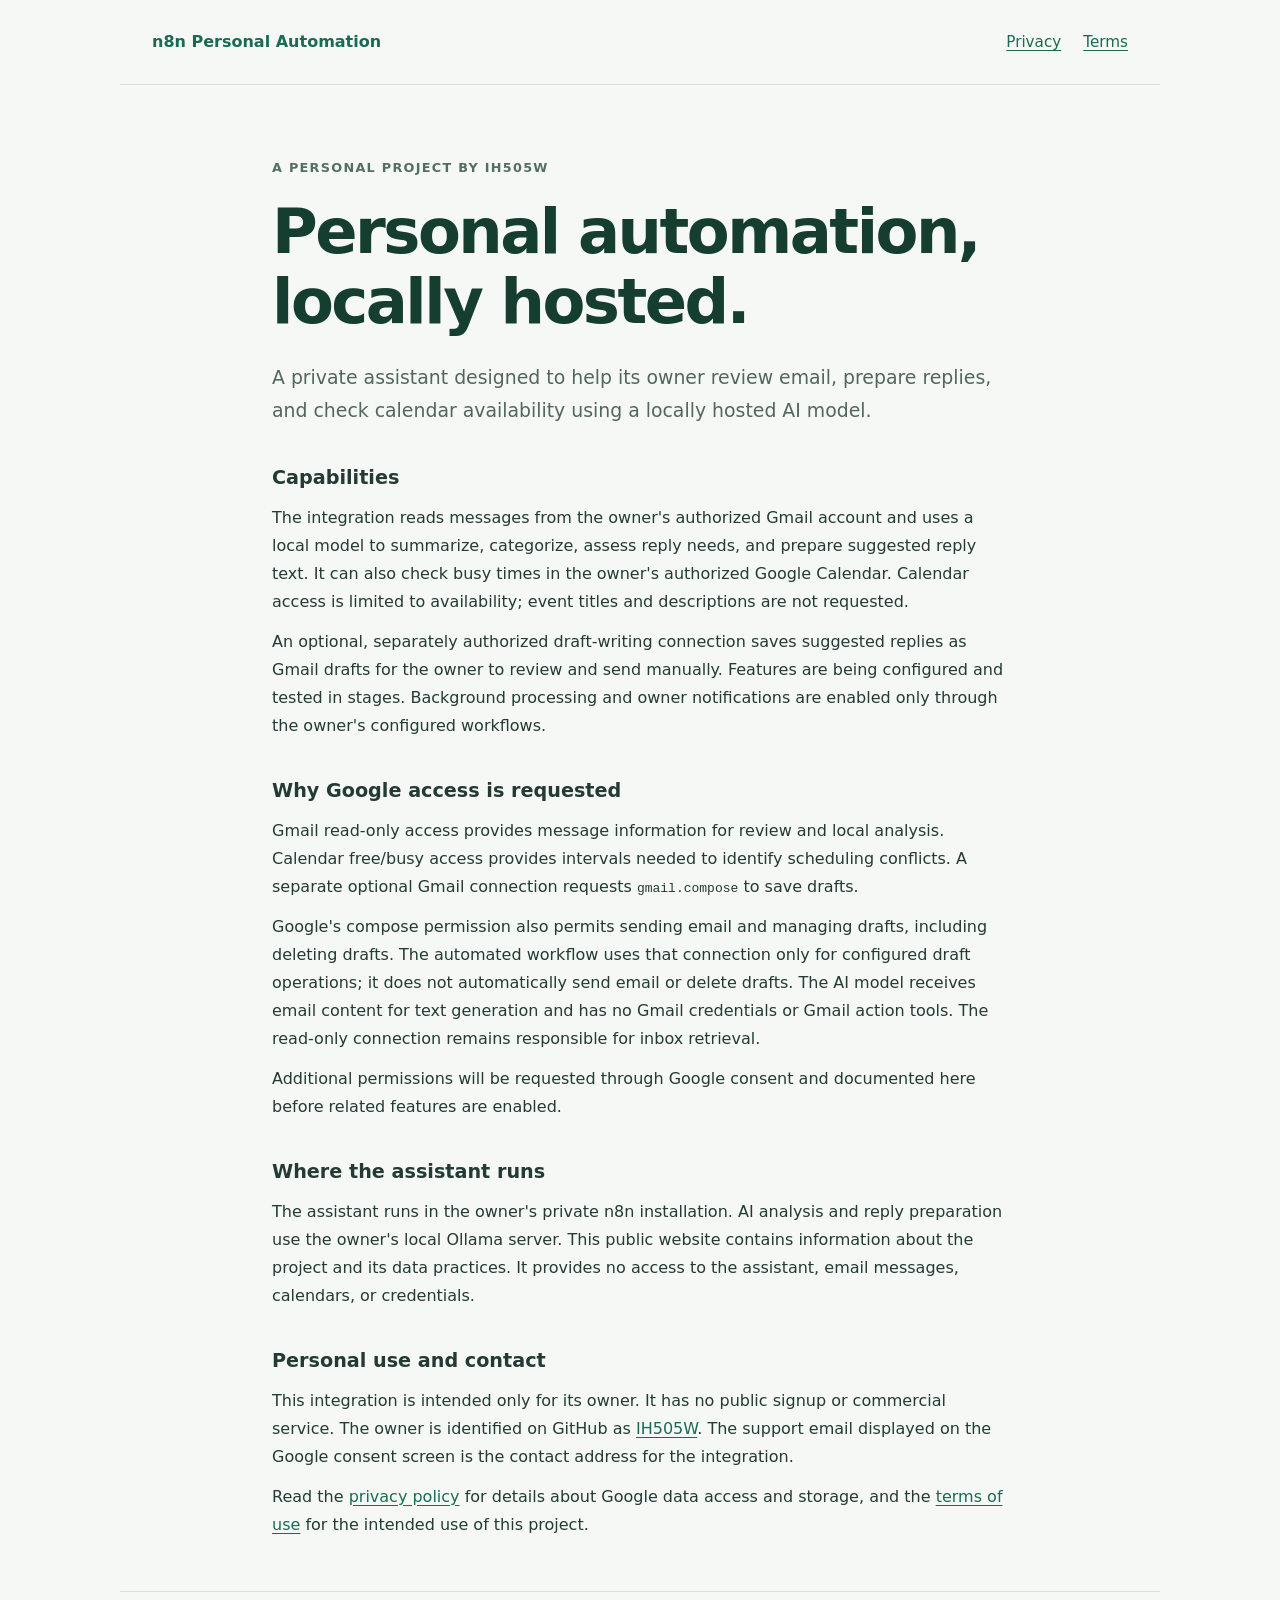
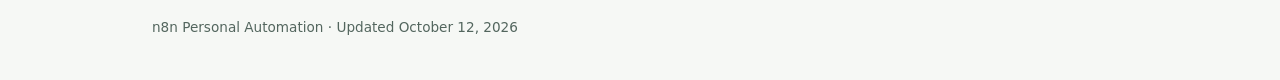
<file: index.html>
<!doctype html>
<html lang="en">
<head>
  <meta charset="utf-8">
  <meta name="viewport" content="width=device-width, initial-scale=1">
  <meta name="description" content="Information about n8n Personal Automation, a private, locally hosted email and calendar assistant.">
  <title>n8n Personal Automation</title>
  <link rel="stylesheet" href="styles.css">
</head>
<body>
  <header class="site-header"><a href="index.html">n8n Personal Automation</a><nav aria-label="Main"><a href="privacy.html">Privacy</a><a href="terms.html">Terms</a></nav></header>
  <main>
    <p class="eyebrow">A personal project by IH505W</p>
    <h1>Personal automation,<br>locally hosted.</h1>
    <p class="lead">A private assistant designed to help its owner review email, prepare replies, and check calendar availability using a locally hosted AI model.</p>
    <section><h2>Capabilities</h2><p>The integration reads messages from the owner's authorized Gmail account and uses a local model to summarize, categorize, assess reply needs, and prepare suggested reply text. It can also check busy times in the owner's authorized Google Calendar. Calendar access is limited to availability; event titles and descriptions are not requested.</p><p>An optional, separately authorized draft-writing connection saves suggested replies as Gmail drafts for the owner to review and send manually. Features are being configured and tested in stages. Background processing and owner notifications are enabled only through the owner's configured workflows.</p></section>
    <section><h2>Why Google access is requested</h2><p>Gmail read-only access provides message information for review and local analysis. Calendar free/busy access provides intervals needed to identify scheduling conflicts. A separate optional Gmail connection requests <code>gmail.compose</code> to save drafts.</p><p>Google's compose permission also permits sending email and managing drafts, including deleting drafts. The automated workflow uses that connection only for configured draft operations; it does not automatically send email or delete drafts. The AI model receives email content for text generation and has no Gmail credentials or Gmail action tools. The read-only connection remains responsible for inbox retrieval.</p><p>Additional permissions will be requested through Google consent and documented here before related features are enabled.</p></section>
    <section><h2>Where the assistant runs</h2><p>The assistant runs in the owner's private n8n installation. AI analysis and reply preparation use the owner's local Ollama server. This public website contains information about the project and its data practices. It provides no access to the assistant, email messages, calendars, or credentials.</p></section>
    <section><h2>Personal use and contact</h2><p>This integration is intended only for its owner. It has no public signup or commercial service. The owner is identified on GitHub as <a href="https://github.com/IH505W">IH505W</a>. The support email displayed on the Google consent screen is the contact address for the integration.</p><p>Read the <a href="privacy.html">privacy policy</a> for details about Google data access and storage, and the <a href="terms.html">terms of use</a> for the intended use of this project.</p></section>
  </main>
  <footer>n8n Personal Automation · Updated October 12, 2026</footer>
</body>
</html>
</file>
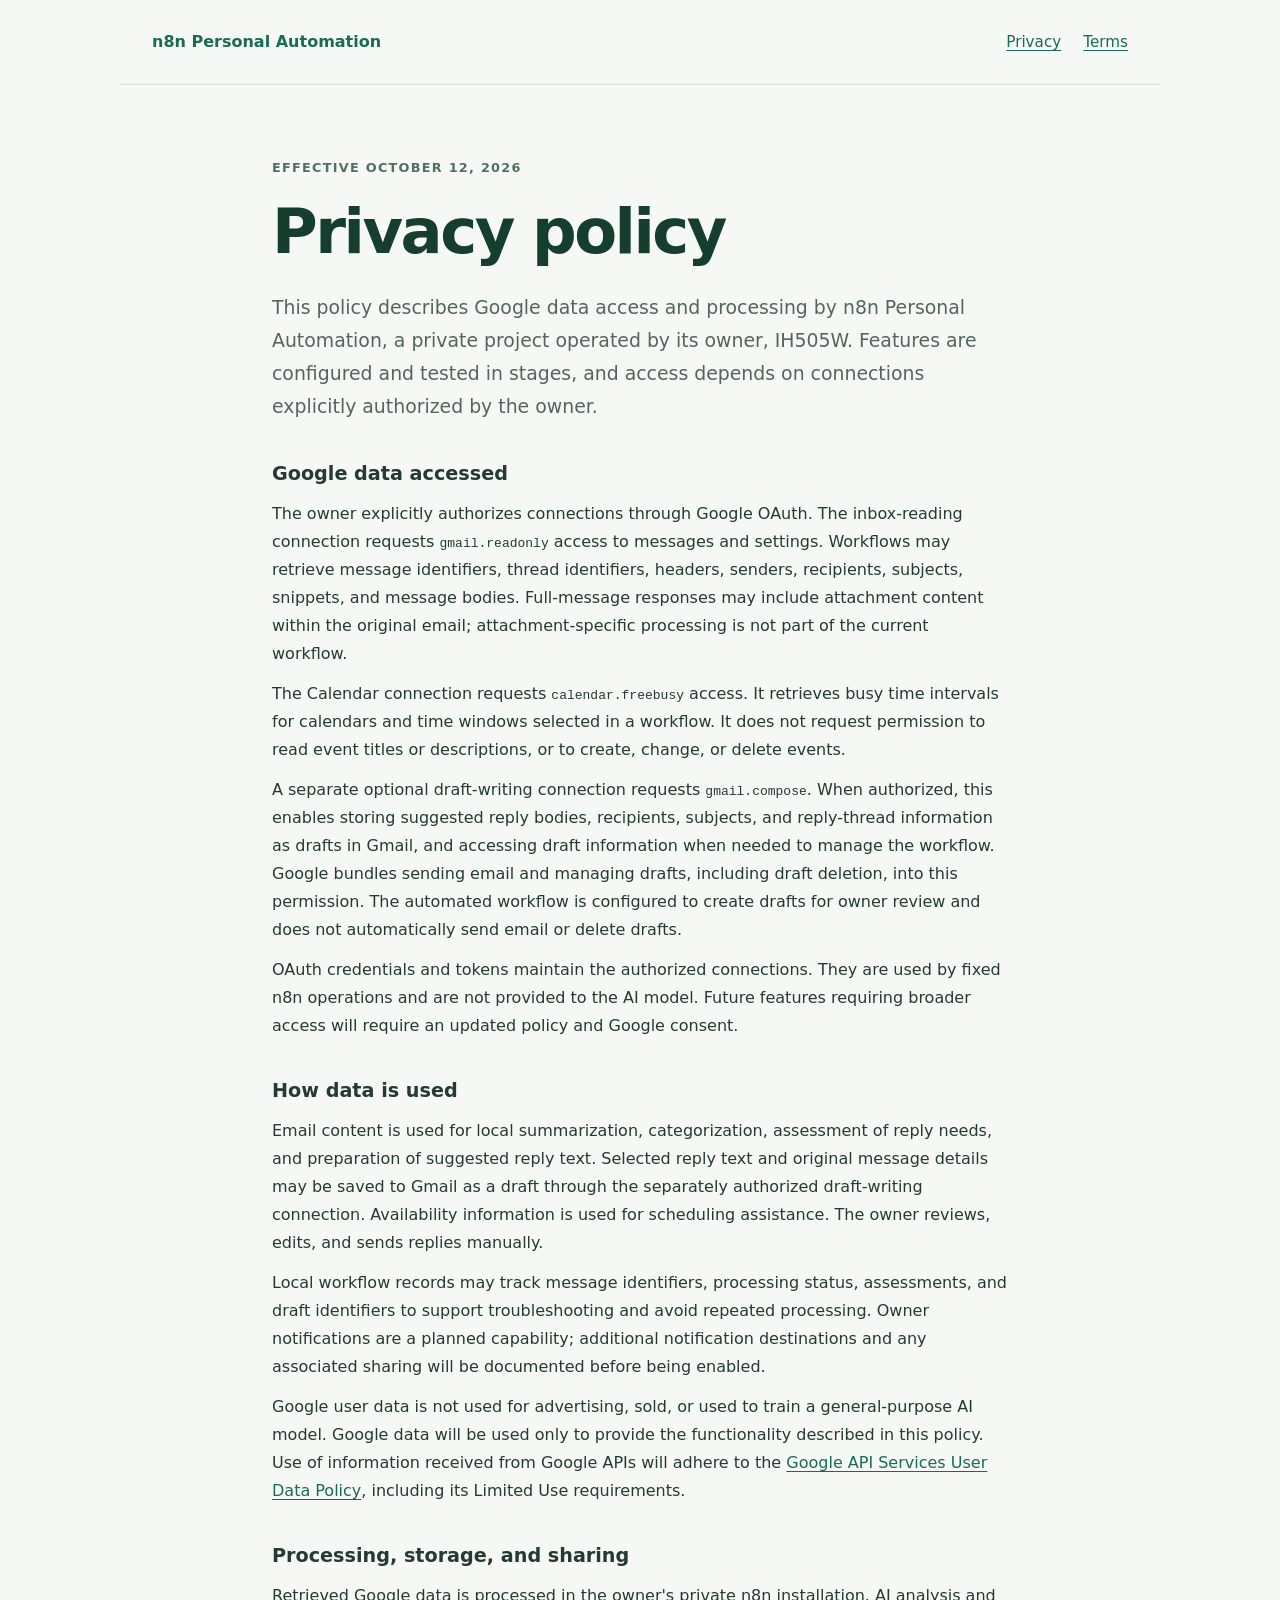
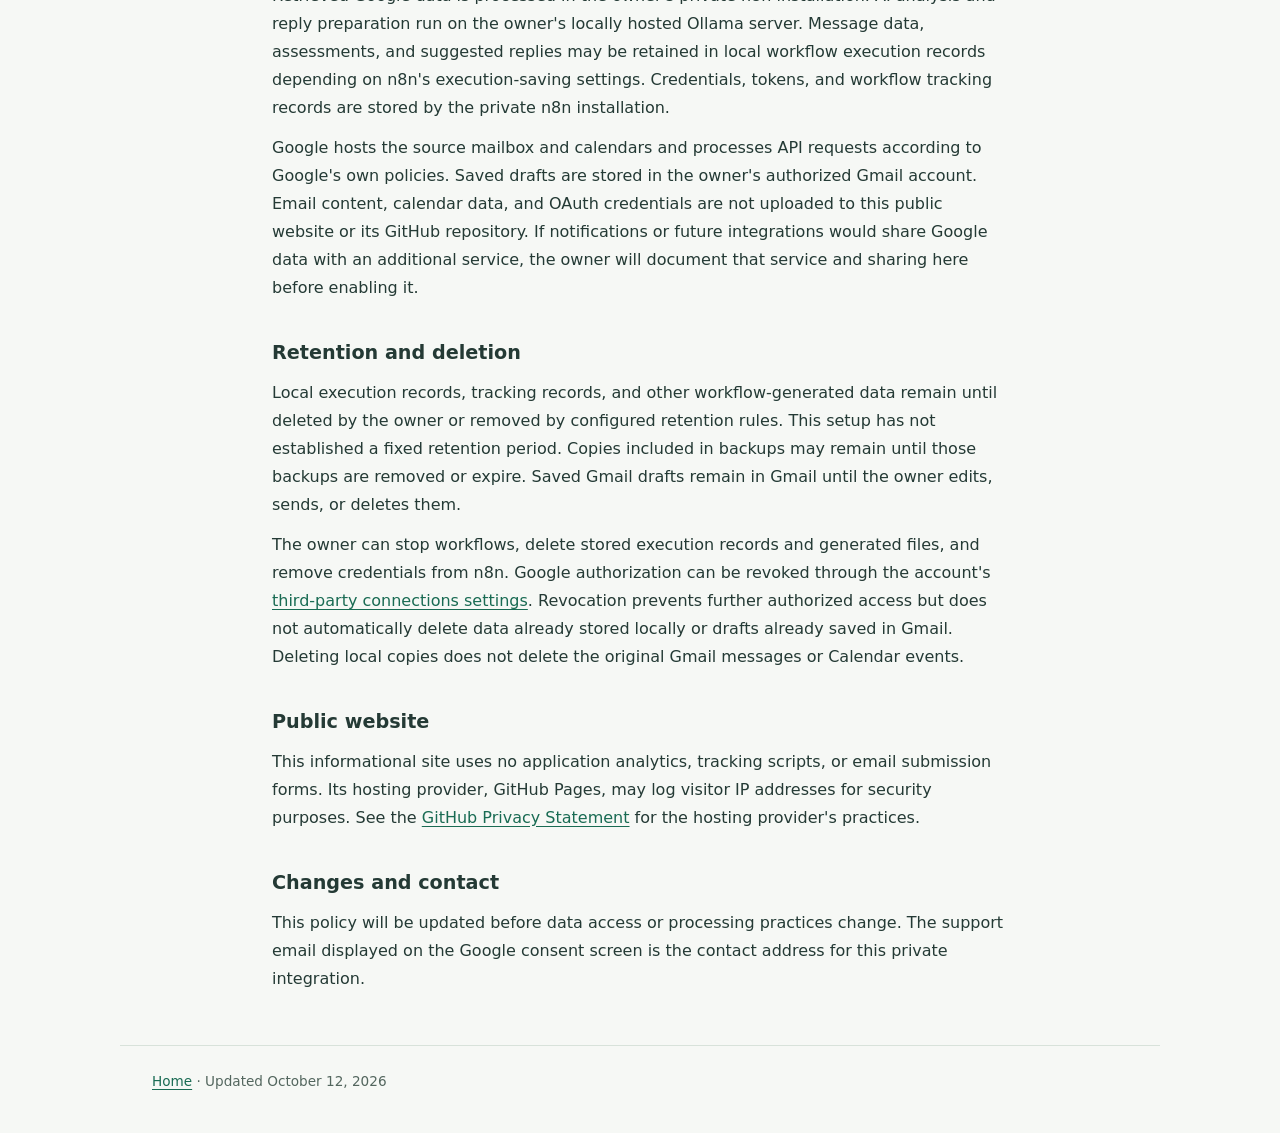
<file: privacy.html>
<!doctype html>
<html lang="en">
<head>
  <meta charset="utf-8">
  <meta name="viewport" content="width=device-width, initial-scale=1">
  <meta name="description" content="Privacy policy for n8n Personal Automation.">
  <title>Privacy · n8n Personal Automation</title>
  <link rel="stylesheet" href="styles.css">
</head>
<body>
  <header class="site-header"><a href="index.html">n8n Personal Automation</a><nav aria-label="Main"><a href="privacy.html" aria-current="page">Privacy</a><a href="terms.html">Terms</a></nav></header>
  <main>
    <p class="eyebrow">Effective October 12, 2026</p>
    <h1>Privacy policy</h1>
    <p class="lead">This policy describes Google data access and processing by n8n Personal Automation, a private project operated by its owner, IH505W. Features are configured and tested in stages, and access depends on connections explicitly authorized by the owner.</p>
    <section><h2>Google data accessed</h2><p>The owner explicitly authorizes connections through Google OAuth. The inbox-reading connection requests <code>gmail.readonly</code> access to messages and settings. Workflows may retrieve message identifiers, thread identifiers, headers, senders, recipients, subjects, snippets, and message bodies. Full-message responses may include attachment content within the original email; attachment-specific processing is not part of the current workflow.</p><p>The Calendar connection requests <code>calendar.freebusy</code> access. It retrieves busy time intervals for calendars and time windows selected in a workflow. It does not request permission to read event titles or descriptions, or to create, change, or delete events.</p><p>A separate optional draft-writing connection requests <code>gmail.compose</code>. When authorized, this enables storing suggested reply bodies, recipients, subjects, and reply-thread information as drafts in Gmail, and accessing draft information when needed to manage the workflow. Google bundles sending email and managing drafts, including draft deletion, into this permission. The automated workflow is configured to create drafts for owner review and does not automatically send email or delete drafts.</p><p>OAuth credentials and tokens maintain the authorized connections. They are used by fixed n8n operations and are not provided to the AI model. Future features requiring broader access will require an updated policy and Google consent.</p></section>
    <section><h2>How data is used</h2><p>Email content is used for local summarization, categorization, assessment of reply needs, and preparation of suggested reply text. Selected reply text and original message details may be saved to Gmail as a draft through the separately authorized draft-writing connection. Availability information is used for scheduling assistance. The owner reviews, edits, and sends replies manually.</p><p>Local workflow records may track message identifiers, processing status, assessments, and draft identifiers to support troubleshooting and avoid repeated processing. Owner notifications are a planned capability; additional notification destinations and any associated sharing will be documented before being enabled.</p><p>Google user data is not used for advertising, sold, or used to train a general-purpose AI model. Google data will be used only to provide the functionality described in this policy. Use of information received from Google APIs will adhere to the <a href="https://developers.google.com/terms/api-services-user-data-policy">Google API Services User Data Policy</a>, including its Limited Use requirements.</p></section>
    <section><h2>Processing, storage, and sharing</h2><p>Retrieved Google data is processed in the owner's private n8n installation. AI analysis and reply preparation run on the owner's locally hosted Ollama server. Message data, assessments, and suggested replies may be retained in local workflow execution records depending on n8n's execution-saving settings. Credentials, tokens, and workflow tracking records are stored by the private n8n installation.</p><p>Google hosts the source mailbox and calendars and processes API requests according to Google's own policies. Saved drafts are stored in the owner's authorized Gmail account. Email content, calendar data, and OAuth credentials are not uploaded to this public website or its GitHub repository. If notifications or future integrations would share Google data with an additional service, the owner will document that service and sharing here before enabling it.</p></section>
    <section><h2>Retention and deletion</h2><p>Local execution records, tracking records, and other workflow-generated data remain until deleted by the owner or removed by configured retention rules. This setup has not established a fixed retention period. Copies included in backups may remain until those backups are removed or expire. Saved Gmail drafts remain in Gmail until the owner edits, sends, or deletes them.</p><p>The owner can stop workflows, delete stored execution records and generated files, and remove credentials from n8n. Google authorization can be revoked through the account's <a href="https://myaccount.google.com/connections">third-party connections settings</a>. Revocation prevents further authorized access but does not automatically delete data already stored locally or drafts already saved in Gmail. Deleting local copies does not delete the original Gmail messages or Calendar events.</p></section>
    <section><h2>Public website</h2><p>This informational site uses no application analytics, tracking scripts, or email submission forms. Its hosting provider, GitHub Pages, may log visitor IP addresses for security purposes. See the <a href="https://docs.github.com/en/site-policy/privacy-policies/github-general-privacy-statement">GitHub Privacy Statement</a> for the hosting provider's practices.</p></section>
    <section><h2>Changes and contact</h2><p>This policy will be updated before data access or processing practices change. The support email displayed on the Google consent screen is the contact address for this private integration.</p></section>
  </main>
  <footer><a href="index.html">Home</a> · Updated October 12, 2026</footer>
</body>
</html>
</file>
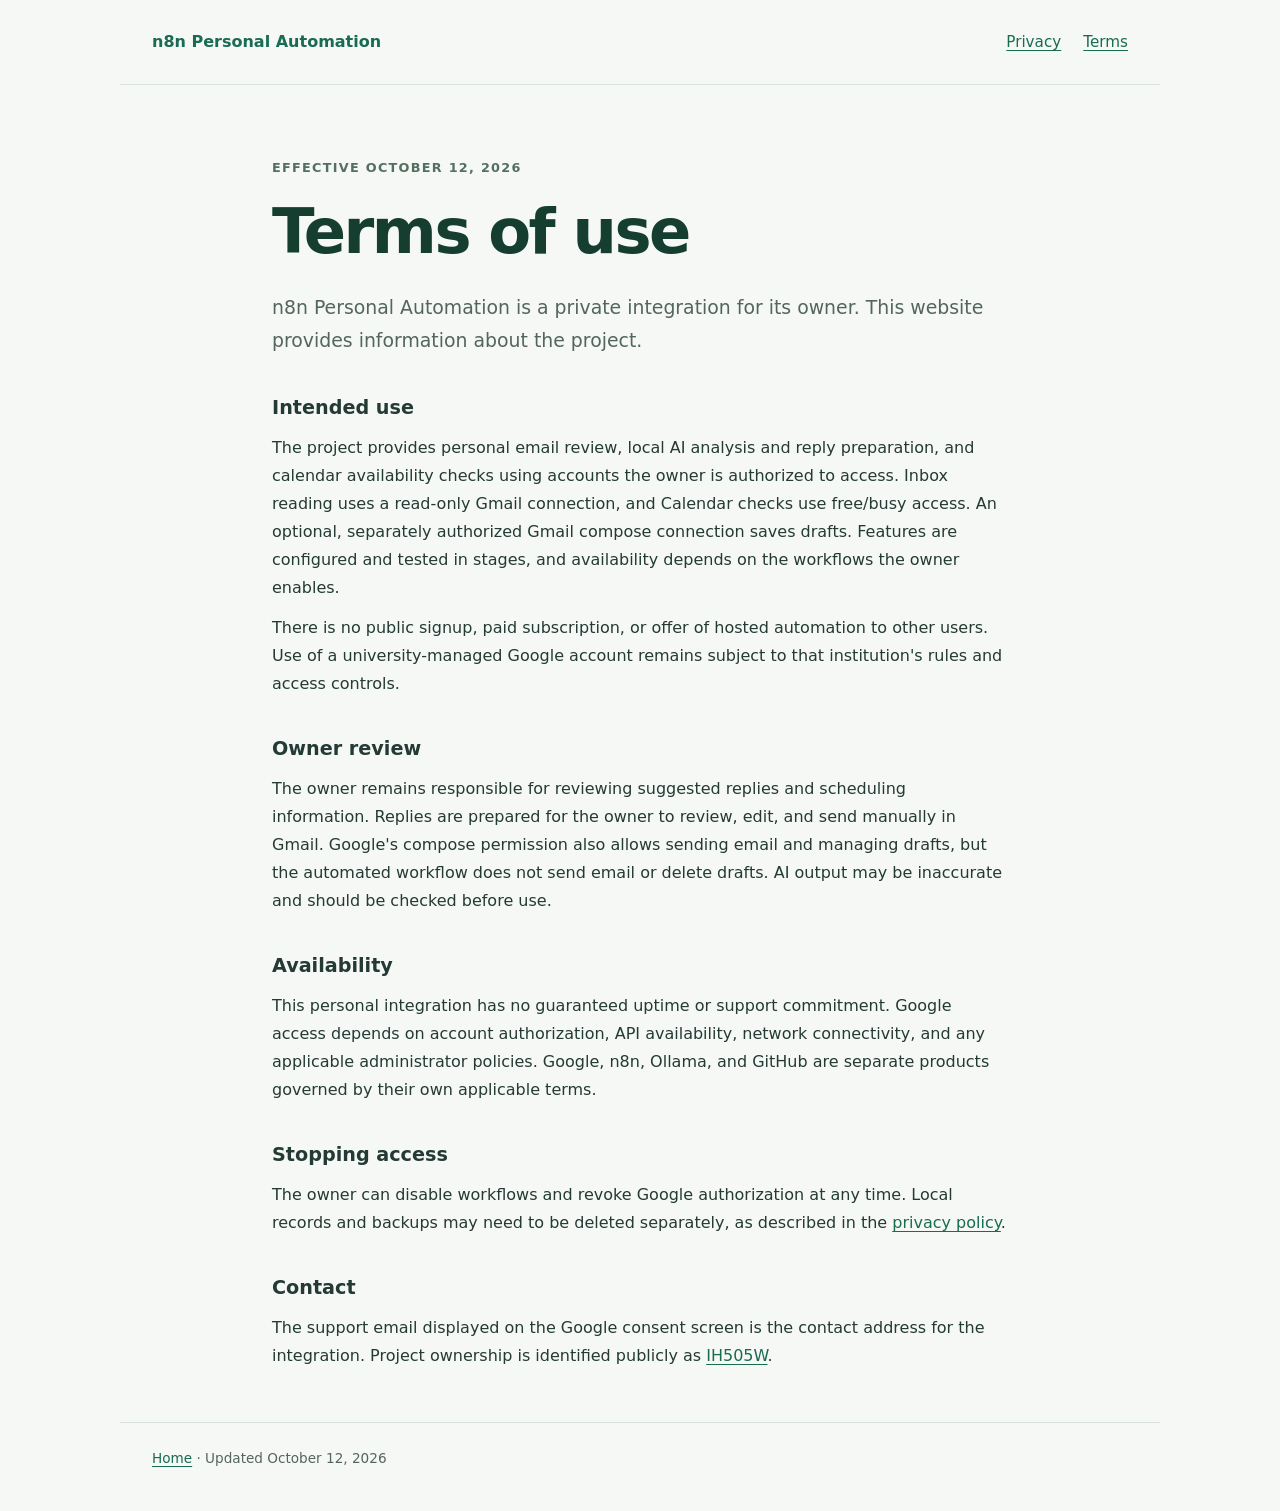
<file: terms.html>
<!doctype html>
<html lang="en">
<head>
  <meta charset="utf-8">
  <meta name="viewport" content="width=device-width, initial-scale=1">
  <meta name="description" content="Terms of use for the private n8n Personal Automation project.">
  <title>Terms · n8n Personal Automation</title>
  <link rel="stylesheet" href="styles.css">
</head>
<body>
  <header class="site-header"><a href="index.html">n8n Personal Automation</a><nav aria-label="Main"><a href="privacy.html">Privacy</a><a href="terms.html" aria-current="page">Terms</a></nav></header>
  <main>
    <p class="eyebrow">Effective October 12, 2026</p>
    <h1>Terms of use</h1>
    <p class="lead">n8n Personal Automation is a private integration for its owner. This website provides information about the project.</p>
    <section><h2>Intended use</h2><p>The project provides personal email review, local AI analysis and reply preparation, and calendar availability checks using accounts the owner is authorized to access. Inbox reading uses a read-only Gmail connection, and Calendar checks use free/busy access. An optional, separately authorized Gmail compose connection saves drafts. Features are configured and tested in stages, and availability depends on the workflows the owner enables.</p><p>There is no public signup, paid subscription, or offer of hosted automation to other users. Use of a university-managed Google account remains subject to that institution's rules and access controls.</p></section>
    <section><h2>Owner review</h2><p>The owner remains responsible for reviewing suggested replies and scheduling information. Replies are prepared for the owner to review, edit, and send manually in Gmail. Google's compose permission also allows sending email and managing drafts, but the automated workflow does not send email or delete drafts. AI output may be inaccurate and should be checked before use.</p></section>
    <section><h2>Availability</h2><p>This personal integration has no guaranteed uptime or support commitment. Google access depends on account authorization, API availability, network connectivity, and any applicable administrator policies. Google, n8n, Ollama, and GitHub are separate products governed by their own applicable terms.</p></section>
    <section><h2>Stopping access</h2><p>The owner can disable workflows and revoke Google authorization at any time. Local records and backups may need to be deleted separately, as described in the <a href="privacy.html">privacy policy</a>.</p></section>
    <section><h2>Contact</h2><p>The support email displayed on the Google consent screen is the contact address for the integration. Project ownership is identified publicly as <a href="https://github.com/IH505W">IH505W</a>.</p></section>
  </main>
  <footer><a href="index.html">Home</a> · Updated October 12, 2026</footer>
</body>
</html>
</file>
<file: styles.css>
:root { color-scheme: light; font-family: system-ui, -apple-system, BlinkMacSystemFont, "Segoe UI", sans-serif; color: #243a35; background: #f6f8f5; }
* { box-sizing: border-box; }
body { margin: 0; line-height: 1.75; }
a { color: #196b53; text-underline-offset: .2em; }
.site-header { max-width: 1040px; margin: auto; padding: 28px 32px; display: flex; justify-content: space-between; gap: 20px; align-items: center; border-bottom: 1px solid #d8e2da; }
.site-header > a { font-weight: 700; text-decoration: none; }
nav { display: flex; gap: 22px; }
nav a { font-size: .95rem; }
main { max-width: 800px; margin: auto; padding: 60px 32px 40px; }
.eyebrow { font-size: .8rem; letter-spacing: .1em; text-transform: uppercase; font-weight: 600; color: #536f62; }
h1 { margin: 18px 0 24px; font-size: clamp(2.3rem, 6vw, 3.9rem); line-height: 1.12; letter-spacing: -.04em; color: #153e31; }
.lead { font-size: 1.18rem; color: #53665e; }
section { margin-top: 38px; }
h2 { font-size: 1.2rem; margin-bottom: 8px; line-height: 1.4; }
p { margin: 12px 0; }
footer { max-width: 1040px; margin: auto; padding: 24px 32px 40px; border-top: 1px solid #d8e2da; color: #53665e; font-size: .85rem; }
@media (max-width: 520px) { .site-header { align-items: flex-start; flex-direction: column; padding: 20px; } main { padding: 38px 20px; } footer { padding: 24px 20px; } }
</file>
